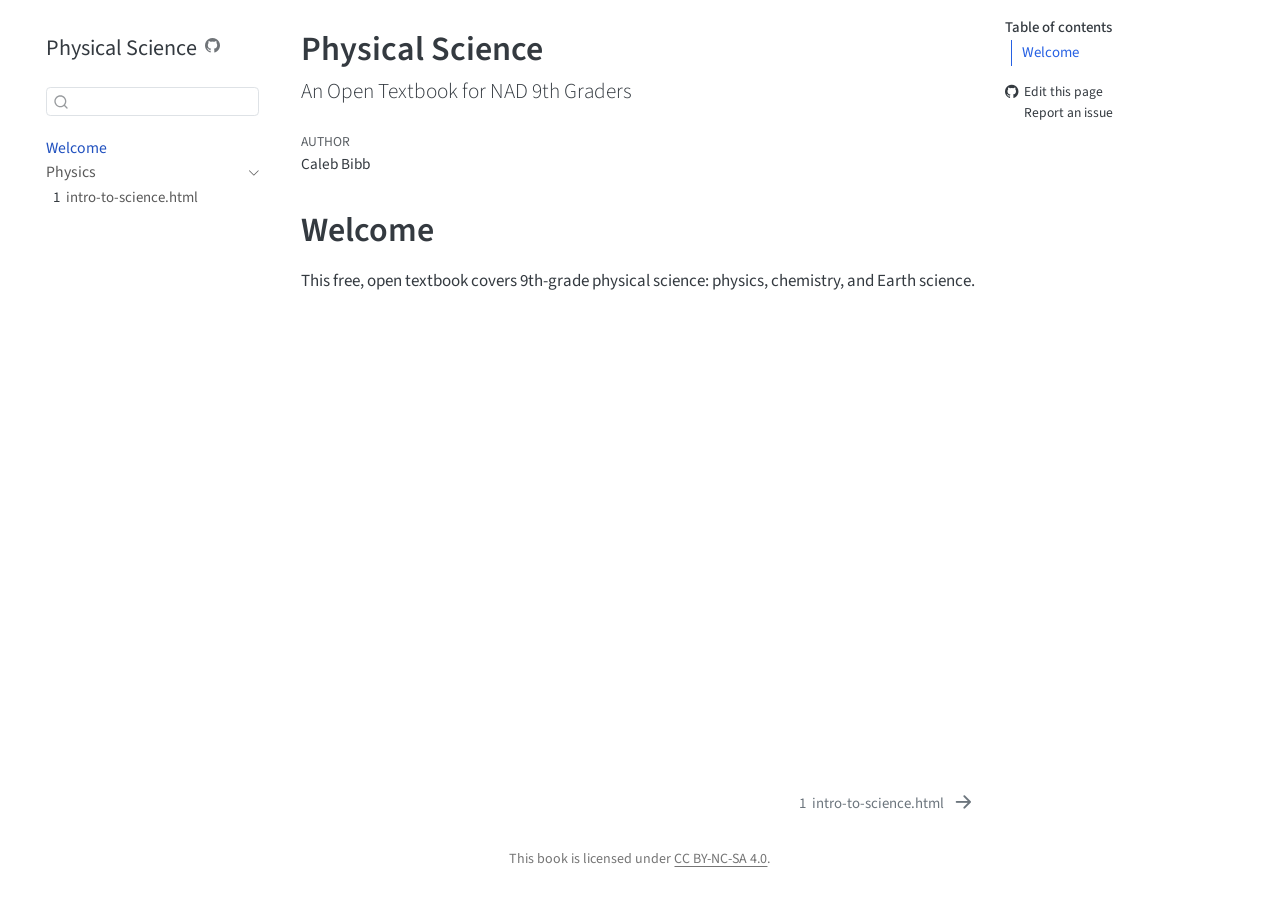
<file: index.html>
<!DOCTYPE html>
<html xmlns="http://www.w3.org/1999/xhtml" lang="en" xml:lang="en"><head>

<meta charset="utf-8">
<meta name="generator" content="quarto-1.11.9">

<meta name="viewport" content="width=device-width, initial-scale=1.0, user-scalable=yes">

<meta name="author" content="Caleb Bibb">

<title>Physical Science</title>
<style>
/* Default styles provided by pandoc.
** See https://pandoc.org/MANUAL.html#variables-for-html for config info.
*/
span.smallcaps{font-variant: small-caps;}
div.columns{display: flex; gap: 1.5em;}
div.column{flex: auto;}
@media screen {
div.columns{gap: min(4vw, 1.5em);}
div.column{overflow-x: auto;}
}
div.hanging-indent{margin-left: 1.5em; text-indent: -1.5em;}
ul.task-list{list-style: none;}
ul.task-list li input[type="checkbox"] {
  width: 0.8em;
  margin: 0 0.8em 0.2em -1em; /* quarto-specific, see https://github.com/quarto-dev/quarto-cli/issues/4556 */ 
  vertical-align: middle;
}
</style>


<script src="site_libs/quarto-nav/quarto-nav.js"></script>
<script src="site_libs/quarto-nav/headroom.min.js"></script>
<script src="site_libs/clipboard/clipboard.min.js"></script>
<script src="site_libs/quarto-search/autocomplete.umd.js"></script>
<script src="site_libs/quarto-search/fuse.min.js"></script>
<script src="site_libs/quarto-search/quarto-search.js"></script>
<meta name="quarto:offset" content="./">
<link href="./physics/intro-to-science.html" rel="next">
<script src="site_libs/quarto-html/quarto.js" type="module"></script>
<script src="site_libs/quarto-html/tabsets/tabsets.js" type="module"></script>
<script src="site_libs/quarto-html/scrollable-regions/scrollable-regions.js" type="module"></script>
<script src="site_libs/quarto-html/popper.min.js"></script>
<script src="site_libs/quarto-html/tippy.umd.min.js"></script>
<script src="site_libs/quarto-html/anchor.min.js"></script>
<link href="site_libs/quarto-html/tippy.css" rel="stylesheet">
<link href="site_libs/quarto-html/quarto-syntax-highlighting-63b5708e65d6cd79cd7618c58d0c21e7.css" rel="stylesheet" id="quarto-text-highlighting-styles">
<script src="site_libs/bootstrap/bootstrap.min.js"></script>
<link href="site_libs/bootstrap/bootstrap-icons.css" rel="stylesheet">
<link href="site_libs/bootstrap/bootstrap-ee812fabb8920ff4031a0483be0a5a19.min.css" rel="stylesheet" append-hash="true" id="quarto-bootstrap" data-mode="light">
<script id="quarto-search-options" type="application/json">{
  "location": "sidebar",
  "copy-button": false,
  "collapse-after": 3,
  "panel-placement": "start",
  "type": "textbox",
  "limit": 50,
  "keyboard-shortcut": [
    "f",
    "/",
    "s"
  ],
  "show-item-context": false,
  "language": {
    "search-no-results-text": "No results",
    "search-matching-documents-text": "matching documents",
    "search-copy-link-title": "Copy link to search",
    "search-hide-matches-text": "Hide additional matches",
    "search-more-match-text": "more match in this document",
    "search-more-matches-text": "more matches in this document",
    "search-clear-button-title": "Clear",
    "search-text-placeholder": "",
    "search-detached-cancel-button-title": "Cancel",
    "search-submit-button-title": "Submit",
    "search-label": "Search"
  }
}</script>


</head>

<body class="nav-sidebar floating quarto-light"><a id="quarto-skip-link" class="visually-hidden-focusable" href="#quarto-document-content">Skip to main content</a>

<div id="quarto-search-results"></div>
  <header id="quarto-header" class="headroom fixed-top">
  <nav class="quarto-secondary-nav" aria-label="Toolbar">
    <div class="container-fluid d-flex">
      <button type="button" class="quarto-btn-toggle btn" data-bs-toggle="collapse" role="button" data-bs-target=".quarto-sidebar-collapse-item" aria-controls="quarto-sidebar" aria-expanded="false" aria-label="Toggle sidebar navigation" onclick="if (window.quartoToggleHeadroom) { window.quartoToggleHeadroom(); }">
        <i class="bi bi-layout-text-sidebar-reverse"></i>
      </button>
        <nav class="quarto-page-breadcrumbs" aria-label="Breadcrumbs"><ol class="breadcrumb"><li class="breadcrumb-item"><a href="./index.html">Welcome</a></li></ol></nav>
        <a class="flex-grow-1" data-bs-toggle="collapse" data-bs-target=".quarto-sidebar-collapse-item" onclick="if (window.quartoToggleHeadroom) { window.quartoToggleHeadroom(); }">      
        </a>
      <button type="button" class="btn quarto-search-button" aria-label="Search" onclick="window.quartoOpenSearch();">
        <i class="bi bi-search"></i>
      </button>
    </div>
  </nav>
</header>
<!-- content -->
<div id="quarto-content" class="quarto-container page-columns page-rows-contents page-layout-article">
<!-- sidebar -->
  <nav id="quarto-sidebar" class="sidebar collapse collapse-horizontal quarto-sidebar-collapse-item sidebar-navigation floating overflow-auto" aria-label="Site">
    <div class="pt-lg-2 mt-2 text-left sidebar-header">
    <div class="sidebar-title mb-0 py-0">
      <a href="./">Physical Science</a> 
        <div class="sidebar-tools-main">
    <a href="https://github.com/bibbca/physical-science" title="Source Code" class="quarto-navigation-tool px-1" aria-label="Source Code"><i class="bi bi-github"></i></a>
</div>
    </div>
      </div>
        <div class="mt-2 flex-shrink-0 align-items-center">
        <div class="sidebar-search">
        <div id="quarto-search" class="" title="Search"></div>
        </div>
        </div>
    <div class="sidebar-menu-container"> 
    <ul class="list-unstyled mt-1">
        <li class="sidebar-item">
  <div class="sidebar-item-container"> 
  <a href="./index.html" class="sidebar-item-text sidebar-link active">
 <span class="menu-text">Welcome</span></a>
  </div>
</li>
        <li class="sidebar-item sidebar-item-section">
      <div class="sidebar-item-container"> 
            <button type="button" class="sidebar-item-text sidebar-item-toggle sidebar-link text-start" data-bs-toggle="collapse" data-bs-target="#quarto-sidebar-section-1" aria-controls="quarto-sidebar-section-1" aria-expanded="true">
 <span class="menu-text" id="quarto-sidebar-section-1-label">Physics</span><i class="bi bi-chevron-right" aria-hidden="true"></i></button>
      </div>
      <ul id="quarto-sidebar-section-1" aria-labelledby="quarto-sidebar-section-1-label" class="collapse list-unstyled sidebar-section depth1 show">  
          <li class="sidebar-item">
  <div class="sidebar-item-container"> 
  <a href="./physics/intro-to-science.html" class="sidebar-item-text sidebar-link">
 <span class="menu-text"><span class="chapter-number">1</span>&nbsp; <span class="chapter-title">intro-to-science.html</span></span></a>
  </div>
</li>
      </ul>
  </li>
    </ul>
    </div>
</nav>
<div id="quarto-sidebar-glass" class="quarto-sidebar-collapse-item" data-bs-toggle="collapse" data-bs-target=".quarto-sidebar-collapse-item"></div>
<!-- margin-sidebar -->
    <div id="quarto-margin-sidebar" class="sidebar margin-sidebar">
        <nav id="TOC" role="doc-toc" aria-labelledby="toc-title" class="toc-active">
    <h2 id="toc-title">Table of contents</h2>
   
  <ul>
  <li><a href="#welcome" id="toc-welcome" class="nav-link active" data-scroll-target="#welcome">Welcome</a></li>
  </ul>
<div class="toc-actions"><ul><li><a href="https://github.com/bibbca/physical-science/edit/main/index.qmd" class="toc-action"><i class="bi bi-github"></i>Edit this page</a></li><li><a href="https://github.com/bibbca/physical-science/issues/new" class="toc-action"><i class="bi empty"></i>Report an issue</a></li></ul></div></nav>
    </div>
<!-- main -->
<main class="content" id="quarto-document-content" tabindex="-1">

<header id="title-block-header" class="quarto-title-block default">
<div class="quarto-title">
<h1 class="title">Physical Science</h1>
<p class="subtitle lead">An Open Textbook for NAD 9th Graders</p>
</div>



<div class="quarto-title-meta">

    <div>
    <div class="quarto-title-meta-heading">Author</div>
    <div class="quarto-title-meta-contents">
             <p>Caleb Bibb </p>
          </div>
  </div>
    
  
    
  </div>
  


</header>


<section id="welcome" class="level1 unnumbered">
<h1 class="unnumbered">Welcome</h1>
<p>This free, open textbook covers 9th-grade physical science: physics, chemistry, and Earth science.</p>


</section>

</main> <!-- /main -->
<script id="quarto-html-after-body" type="application/javascript">
  window.document.addEventListener("DOMContentLoaded", function (event) {
    const icon = "";
    const anchorJS = new window.AnchorJS();
    anchorJS.options = {
      placement: 'right',
      icon: icon
    };
    anchorJS.add('.anchored');
    const isCodeAnnotation = (el) => {
      for (const clz of el.classList) {
        if (clz.startsWith('code-annotation-')) {                     
          return true;
        }
      }
      return false;
    }
    const onCopySuccess = function(e) {
      // button target
      const button = e.trigger;
      // don't keep focus
      button.blur();
      // flash "checked"
      button.classList.add('code-copy-button-checked');
      var currentTitle = button.getAttribute("title");
      button.setAttribute("title", "Copied!");
      let tooltip;
      if (window.bootstrap) {
        button.setAttribute("data-bs-toggle", "tooltip");
        button.setAttribute("data-bs-placement", "left");
        button.setAttribute("data-bs-title", "Copied!");
        tooltip = new bootstrap.Tooltip(button, 
          { trigger: "manual", 
            customClass: "code-copy-button-tooltip",
            offset: [0, -8]});
        tooltip.show();    
      }
      setTimeout(function() {
        if (tooltip) {
          tooltip.hide();
          button.removeAttribute("data-bs-title");
          button.removeAttribute("data-bs-toggle");
          button.removeAttribute("data-bs-placement");
        }
        button.setAttribute("title", currentTitle);
        button.classList.remove('code-copy-button-checked');
      }, 1000);
      // clear code selection
      e.clearSelection();
    }
    const getTextToCopy = function(trigger) {
      const outerScaffold = trigger.parentElement.cloneNode(true);
      const codeEl = outerScaffold.querySelector('code');
      for (const childEl of codeEl.children) {
        if (isCodeAnnotation(childEl)) {
          childEl.remove();
        }
      }
      return codeEl.innerText;
    }
    const clipboard = new window.ClipboardJS('.code-copy-button:not([data-in-quarto-modal])', {
      text: getTextToCopy
    });
    clipboard.on('success', onCopySuccess);
    if (window.document.getElementById('quarto-embedded-source-code-modal')) {
      const clipboardModal = new window.ClipboardJS('.code-copy-button[data-in-quarto-modal]', {
        text: getTextToCopy,
        container: window.document.getElementById('quarto-embedded-source-code-modal')
      });
      clipboardModal.on('success', onCopySuccess);
    }
      var localhostRegex = new RegExp(/^(?:http|https):\/\/localhost\:?[0-9]*\//);
      var mailtoRegex = new RegExp(/^mailto:/);
        var filterRegex = new RegExp('/' + window.location.host + '/');
      var isInternal = (href) => {
          return filterRegex.test(href) || localhostRegex.test(href) || mailtoRegex.test(href);
      }
      // Inspect non-navigation links and adorn them if external
      window.quartoDecorateExternalLinks = function (root) {
     var links = (root || window.document).querySelectorAll('a[href]:not(.nav-link):not(.navbar-brand):not(.toc-action):not(.sidebar-link):not(.sidebar-item-toggle):not(.pagination-link):not(.no-external):not([aria-hidden]):not(.dropdown-item):not(.quarto-navigation-tool):not(.about-link)');
      for (var i=0; i<links.length; i++) {
        const link = links[i];
        if (!isInternal(link.href)) {
          // undo the damage that might have been done by quarto-nav.js in the case of
          // links that we want to consider external
          if (link.dataset.originalHref !== undefined) {
            link.href = link.dataset.originalHref;
          }
          if (!link.classList.contains('no-external-icon')) {
          }
        }
      }
      };
      window.quartoDecorateExternalLinks(window.document);
    // Esc closes the popup (WCAG 1.4.13) and focus leaving both trigger and
    // popup closes it (WCAG 2.4.11); tippy handles neither for interactive popups.
    const hideOnEscAndFocusOut = {
      name: 'hideOnEscAndFocusOut',
      defaultValue: true,
      fn(instance) {
        const dismiss = () => {
          // A show scheduled by the trigger delay would otherwise reopen it
          instance.clearDelayTimeouts();
          instance.hide();
        };
        const onKeyDown = (event) => {
          if (event.key !== 'Escape') {
            return;
          }
          // Keep Esc from also reaching page handlers (e.g. reveal.js overview),
          // except an open reveal.js slide menu, which Esc should close too.
          // The menu handles keys only when its keyboard option is on.
          const menuHandlesEsc = window.Reveal?.getPlugin?.('menu')?.isOpen() &&
            window.Reveal.getConfig().menu?.keyboard !== false;
          if (!menuHandlesEsc) {
            event.stopPropagation();
          }
          if (instance.popper.contains(window.document.activeElement)) {
            // Disabled while refocusing so the focus trigger does not reopen it
            instance.disable();
            instance.reference.focus();
            instance.enable();
          }
          dismiss();
        };
        const onFocusOut = (event) => {
          const target = event.relatedTarget;
          if (target && !instance.reference.contains(target) &&
              !instance.popper.contains(target)) {
            dismiss();
          }
        };
        // On the trigger too: a click trigger (code-annotations: select) has no
        // blur handling. Attached for the instance's lifetime so leaving the
        // trigger also cancels a show still pending on the trigger delay.
        instance.reference.addEventListener('focusout', onFocusOut);
        return {
          onShow() {
            window.document.addEventListener('keydown', onKeyDown, true);
            instance.popper.addEventListener('focusout', onFocusOut);
          },
          onHide() {
            window.document.removeEventListener('keydown', onKeyDown, true);
            instance.popper.removeEventListener('focusout', onFocusOut);
          },
          onDestroy() {
            instance.reference.removeEventListener('focusout', onFocusOut);
          },
        };
      },
    };
    function tippyHover(el, contentFn, onTriggerFn, onUntriggerFn) {
      const config = {
        allowHTML: true,
        maxWidth: 500,
        delay: 100,
        arrow: false,
        appendTo: function(el) {
            return el.parentElement;
        },
        interactive: true,
        interactiveBorder: 10,
        theme: 'quarto',
        placement: 'bottom-start',
        plugins: [hideOnEscAndFocusOut],
      };
      if (contentFn) {
        config.content = contentFn;
      }
      if (onTriggerFn) {
        config.onTrigger = onTriggerFn;
      }
      if (onUntriggerFn) {
        config.onUntrigger = onUntriggerFn;
      }
      window.tippy(el, config); 
    }
    const noterefs = window.document.querySelectorAll('a[role="doc-noteref"]');
    for (var i=0; i<noterefs.length; i++) {
      const ref = noterefs[i];
      tippyHover(ref, function() {
        // use id or data attribute instead here
        let href = ref.getAttribute('data-footnote-href') || ref.getAttribute('href');
        try { href = new URL(href).hash; } catch {}
        const id = href.replace(/^#\/?/, "");
        const note = window.document.getElementById(id);
        if (note) {
          return note.innerHTML;
        } else {
          return "";
        }
      });
    }
    const xrefs = window.document.querySelectorAll('a.quarto-xref');
    const processXRef = (id, note) => {
      // Strip column container classes
      const stripColumnClz = (el) => {
        el.classList.remove("page-full", "page-columns");
        if (el.children) {
          for (const child of el.children) {
            stripColumnClz(child);
          }
        }
      }
      stripColumnClz(note)
      if (id === null || id.startsWith('sec-')) {
        // Special case sections, only their first couple elements
        const container = document.createElement("div");
        if (note.children && note.children.length > 2) {
          container.appendChild(note.children[0].cloneNode(true));
          for (let i = 1; i < note.children.length; i++) {
            const child = note.children[i];
            if (child.tagName === "P" && child.innerText === "") {
              continue;
            } else {
              container.appendChild(child.cloneNode(true));
              break;
            }
          }
          if (window.Quarto?.typesetMath) {
            window.Quarto.typesetMath(container);
          }
          return container.innerHTML
        } else {
          if (window.Quarto?.typesetMath) {
            window.Quarto.typesetMath(note);
          }
          return note.innerHTML;
        }
      } else {
        // Remove any anchor links if they are present
        const anchorLink = note.querySelector('a.anchorjs-link');
        if (anchorLink) {
          anchorLink.remove();
        }
        if (window.Quarto?.typesetMath) {
          window.Quarto.typesetMath(note);
        }
        if (note.classList.contains("callout")) {
          return note.outerHTML;
        } else {
          return note.innerHTML;
        }
      }
    }
    for (var i=0; i<xrefs.length; i++) {
      const xref = xrefs[i];
      tippyHover(xref, undefined, function(instance) {
        instance.disable();
        let url = xref.getAttribute('href');
        let hash = undefined; 
        if (url.startsWith('#')) {
          hash = url;
        } else {
          try { hash = new URL(url).hash; } catch {}
        }
        if (hash) {
          const id = hash.replace(/^#\/?/, "");
          const note = window.document.getElementById(id);
          if (note !== null) {
            try {
              const html = processXRef(id, note.cloneNode(true));
              instance.setContent(html);
            } finally {
              instance.enable();
              instance.show();
            }
          } else {
            // See if we can fetch this
            fetch(url.split('#')[0])
            .then(res => res.text())
            .then(html => {
              const parser = new DOMParser();
              const htmlDoc = parser.parseFromString(html, "text/html");
              const note = htmlDoc.getElementById(id);
              if (note !== null) {
                const html = processXRef(id, note);
                instance.setContent(html);
              } 
            }).finally(() => {
              instance.enable();
              instance.show();
            });
          }
        } else {
          // See if we can fetch a full url (with no hash to target)
          // This is a special case and we should probably do some content thinning / targeting
          fetch(url)
          .then(res => res.text())
          .then(html => {
            const parser = new DOMParser();
            const htmlDoc = parser.parseFromString(html, "text/html");
            const note = htmlDoc.querySelector('main.content');
            if (note !== null) {
              // This should only happen for chapter cross references
              // (since there is no id in the URL)
              // remove the first header
              if (note.children.length > 0 && note.children[0].tagName === "HEADER") {
                note.children[0].remove();
              }
              const html = processXRef(null, note);
              instance.setContent(html);
            } 
          }).finally(() => {
            instance.enable();
            instance.show();
          });
        }
      }, function(instance) {
      });
    }
        let selectedAnnoteEl;
        const selectorForAnnotation = ( cell, annotation) => {
          let cellAttr = 'data-code-cell="' + cell + '"';
          let lineAttr = 'data-code-annotation="' +  annotation + '"';
          const selector = 'span[' + cellAttr + '][' + lineAttr + ']';
          return selector;
        }
        const selectCodeLines = (annoteEl) => {
          const doc = window.document;
          const targetCell = annoteEl.getAttribute("data-target-cell");
          const targetAnnotation = annoteEl.getAttribute("data-target-annotation");
          const annoteSpan = window.document.querySelector(selectorForAnnotation(targetCell, targetAnnotation));
          const lines = annoteSpan.getAttribute("data-code-lines").split(",");
          const lineIds = lines.map((line) => {
            return targetCell + "-" + line;
          })
          // Each band is positioned against its own containing block, which is
          // not the offsetParent of the lines, so place it from client rects.
          const placeBand = (band, firstEl, lastEl, codeBlock) => {
            const container = band.offsetParent;
            if (container === null) {
              return;
            }
            const containerRect = container.getBoundingClientRect();
            // Reveal.js scales slides with a transform, so convert client
            // pixels back to the CSS pixels of the container.
            const scale = containerRect.height / container.offsetHeight || 1;
            const firstRect = firstEl.getBoundingClientRect();
            const lastRect = lastEl.getBoundingClientRect();
            const top = (firstRect.top - containerRect.top) / scale - container.clientTop + container.scrollTop;
            const height = (lastRect.bottom - firstRect.top) / scale;
            band.style.top = top - 2 + "px";
            band.style.height = height + 4 + "px";
            if (codeBlock) {
              // Without the copy button wrapper, the containing block is wider
              // than the code block, so span the code block explicitly.
              const blockRect = codeBlock.getBoundingClientRect();
              band.style.left = (blockRect.left - containerRect.left) / scale - container.clientLeft + container.scrollLeft + "px";
              band.style.width = blockRect.width / scale + "px";
            }
          };
          if (lineIds.length > 0) {
            const el = window.document.getElementById(lineIds[0]);
            const lastEl = window.document.getElementById(lineIds[lineIds.length - 1]);
            const parent = el.parentElement.parentElement;
            // cook up a div (if necessary) and position it
            let div = window.document.getElementById("code-annotation-line-highlight");
            if (div === null) {
              div = window.document.createElement("div");
              div.setAttribute("id", "code-annotation-line-highlight");
              div.style.position = 'absolute';
              parent.appendChild(div);
            }
            placeBand(div, el, lastEl, parent.closest("div.sourceCode") || parent);
            let gutterDiv = window.document.getElementById("code-annotation-line-highlight-gutter");
            if (gutterDiv === null) {
              gutterDiv = window.document.createElement("div");
              gutterDiv.setAttribute("id", "code-annotation-line-highlight-gutter");
              gutterDiv.style.position = 'absolute';
              const codeCell = window.document.getElementById(targetCell);
              const gutter = codeCell.querySelector('.code-annotation-gutter');
              gutter.appendChild(gutterDiv);
            }
            placeBand(gutterDiv, el, lastEl);
            selectedAnnoteEl = annoteEl;
          }
        };
        const unselectCodeLines = () => {
          const elementsIds = ["code-annotation-line-highlight", "code-annotation-line-highlight-gutter"];
          elementsIds.forEach((elId) => {
            const div = window.document.getElementById(elId);
            if (div) {
              div.remove();
            }
          });
          selectedAnnoteEl = undefined;
        };
          // Handle positioning of the toggle
      window.addEventListener(
        "resize",
        throttle(() => {
          elRect = undefined;
          if (selectedAnnoteEl) {
            selectCodeLines(selectedAnnoteEl);
          }
        }, 10)
      );
      function throttle(fn, ms) {
      let throttle = false;
      let timer;
        return (...args) => {
          if(!throttle) { // first call gets through
              fn.apply(this, args);
              throttle = true;
          } else { // all the others get throttled
              if(timer) clearTimeout(timer); // cancel #2
              timer = setTimeout(() => {
                fn.apply(this, args);
                timer = throttle = false;
              }, ms);
          }
        };
      }
        // Attach click handler to the DT
        const annoteDls = window.document.querySelectorAll('dt[data-target-cell]');
        for (const annoteDlNode of annoteDls) {
          annoteDlNode.addEventListener('click', (event) => {
            const clickedEl = event.target;
            if (clickedEl !== selectedAnnoteEl) {
              unselectCodeLines();
              const activeEl = window.document.querySelector('dt[data-target-cell].code-annotation-active');
              if (activeEl) {
                activeEl.classList.remove('code-annotation-active');
              }
              selectCodeLines(clickedEl);
              clickedEl.classList.add('code-annotation-active');
            } else {
              // Unselect the line
              unselectCodeLines();
              clickedEl.classList.remove('code-annotation-active');
            }
          });
        }
    const findCites = (el) => {
      const parentEl = el.parentElement;
      if (parentEl) {
        const cites = parentEl.dataset.cites;
        if (cites) {
          return {
            el,
            cites: cites.split(' ')
          };
        } else {
          return findCites(el.parentElement)
        }
      } else {
        return undefined;
      }
    };
    var bibliorefs = window.document.querySelectorAll('a[role="doc-biblioref"]');
    for (var i=0; i<bibliorefs.length; i++) {
      const ref = bibliorefs[i];
      const citeInfo = findCites(ref);
      if (citeInfo) {
        tippyHover(citeInfo.el, function() {
          var popup = window.document.createElement('div');
          citeInfo.cites.forEach(function(cite) {
            var citeDiv = window.document.createElement('div');
            citeDiv.classList.add('hanging-indent');
            citeDiv.classList.add('csl-entry');
            var biblioDiv = window.document.getElementById('ref-' + cite);
            if (biblioDiv) {
              citeDiv.innerHTML = biblioDiv.innerHTML;
            }
            popup.appendChild(citeDiv);
          });
          return popup.innerHTML;
        });
      }
    }
  });
  </script>
  <script type="application/javascript">
  window.quartoScrollableRegionsLabels = {"code":"Scrollable code","output":"Scrollable output"};
  </script>
<nav class="page-navigation" aria-label="Page">
  <div class="nav-page nav-page-previous">
  </div>
  <div class="nav-page nav-page-next">
      <a href="./physics/intro-to-science.html" class="pagination-link" aria-label="intro-to-science.html">
        <span class="nav-page-text"><span class="chapter-number">1</span>&nbsp; <span class="chapter-title">intro-to-science.html</span></span> <i class="bi bi-arrow-right-short"></i>
      </a>
  </div>
</nav>
</div> <!-- /content -->
<footer class="footer">
  <div class="nav-footer">
    <div class="nav-footer-left">
      &nbsp;
    </div>   
    <div class="nav-footer-center">
<p>This book is licensed under <a href="https://creativecommons.org/licenses/by-nc-sa/4.0/">CC BY-NC-SA 4.0</a>.</p>
<div class="toc-actions d-sm-block d-md-none"><ul><li><a href="https://github.com/bibbca/physical-science/edit/main/index.qmd" class="toc-action"><i class="bi bi-github"></i>Edit this page</a></li><li><a href="https://github.com/bibbca/physical-science/issues/new" class="toc-action"><i class="bi empty"></i>Report an issue</a></li></ul></div></div>
    <div class="nav-footer-right">
      &nbsp;
    </div>
  </div>
</footer>




</body></html>
</file>
<file: site_libs/quarto-html/tippy.css>
.tippy-box[data-animation=fade][data-state=hidden]{opacity:0}[data-tippy-root]{max-width:calc(100vw - 10px)}.tippy-box{position:relative;background-color:#333;color:#fff;border-radius:4px;font-size:14px;line-height:1.4;white-space:normal;outline:0;transition-property:transform,visibility,opacity}.tippy-box[data-placement^=top]>.tippy-arrow{bottom:0}.tippy-box[data-placement^=top]>.tippy-arrow:before{bottom:-7px;left:0;border-width:8px 8px 0;border-top-color:initial;transform-origin:center top}.tippy-box[data-placement^=bottom]>.tippy-arrow{top:0}.tippy-box[data-placement^=bottom]>.tippy-arrow:before{top:-7px;left:0;border-width:0 8px 8px;border-bottom-color:initial;transform-origin:center bottom}.tippy-box[data-placement^=left]>.tippy-arrow{right:0}.tippy-box[data-placement^=left]>.tippy-arrow:before{border-width:8px 0 8px 8px;border-left-color:initial;right:-7px;transform-origin:center left}.tippy-box[data-placement^=right]>.tippy-arrow{left:0}.tippy-box[data-placement^=right]>.tippy-arrow:before{left:-7px;border-width:8px 8px 8px 0;border-right-color:initial;transform-origin:center right}.tippy-box[data-inertia][data-state=visible]{transition-timing-function:cubic-bezier(.54,1.5,.38,1.11)}.tippy-arrow{width:16px;height:16px;color:#333}.tippy-arrow:before{content:"";position:absolute;border-color:transparent;border-style:solid}.tippy-content{position:relative;padding:5px 9px;z-index:1}
</file>
<file: site_libs/quarto-html/quarto-syntax-highlighting-63b5708e65d6cd79cd7618c58d0c21e7.css>
/* quarto syntax highlight colors */
:root {
  --quarto-hl-ot-color: #003B4F;
  --quarto-hl-at-color: #657422;
  --quarto-hl-ss-color: #20794D;
  --quarto-hl-an-color: #5E5E5E;
  --quarto-hl-fu-color: #4758AB;
  --quarto-hl-st-color: #20794D;
  --quarto-hl-cf-color: #003B4F;
  --quarto-hl-op-color: #5E5E5E;
  --quarto-hl-er-color: #AD0000;
  --quarto-hl-bn-color: #AD0000;
  --quarto-hl-al-color: #AD0000;
  --quarto-hl-va-color: #111111;
  --quarto-hl-bu-color: inherit;
  --quarto-hl-ex-color: inherit;
  --quarto-hl-pp-color: #AD0000;
  --quarto-hl-in-color: #5E5E5E;
  --quarto-hl-vs-color: #20794D;
  --quarto-hl-wa-color: #5E5E5E;
  --quarto-hl-do-color: #5E5E5E;
  --quarto-hl-im-color: #00769E;
  --quarto-hl-ch-color: #20794D;
  --quarto-hl-dt-color: #AD0000;
  --quarto-hl-fl-color: #AD0000;
  --quarto-hl-co-color: #5E5E5E;
  --quarto-hl-cv-color: #5E5E5E;
  --quarto-hl-cn-color: #8f5902;
  --quarto-hl-sc-color: #5E5E5E;
  --quarto-hl-dv-color: #AD0000;
  --quarto-hl-kw-color: #003B4F;
}

/* other quarto variables */
:root {
  --quarto-font-monospace: SFMono-Regular, Menlo, Monaco, Consolas, "Liberation Mono", "Courier New", monospace;
}

/* syntax highlight based on Pandoc's rules */
pre > code.sourceCode > span {
  color: #003B4F;
}

code.sourceCode > span {
  color: #003B4F;
}

div.sourceCode,
div.sourceCode pre.sourceCode {
  color: #003B4F;
}

/* Normal */
code span {
  color: #003B4F;
}

/* Alert */
code span.al {
  color: #AD0000;
  font-style: inherit;
}

/* Annotation */
code span.an {
  color: #5E5E5E;
  font-style: inherit;
}

/* Attribute */
code span.at {
  color: #657422;
  font-style: inherit;
}

/* BaseN */
code span.bn {
  color: #AD0000;
  font-style: inherit;
}

/* BuiltIn */
code span.bu {
  font-style: inherit;
}

/* ControlFlow */
code span.cf {
  color: #003B4F;
  font-weight: bold;
  font-style: inherit;
}

/* Char */
code span.ch {
  color: #20794D;
  font-style: inherit;
}

/* Constant */
code span.cn {
  color: #8f5902;
  font-style: inherit;
}

/* Comment */
code span.co {
  color: #5E5E5E;
  font-style: inherit;
}

/* CommentVar */
code span.cv {
  color: #5E5E5E;
  font-style: italic;
}

/* Documentation */
code span.do {
  color: #5E5E5E;
  font-style: italic;
}

/* DataType */
code span.dt {
  color: #AD0000;
  font-style: inherit;
}

/* DecVal */
code span.dv {
  color: #AD0000;
  font-style: inherit;
}

/* Error */
code span.er {
  color: #AD0000;
  font-style: inherit;
}

/* Extension */
code span.ex {
  font-style: inherit;
}

/* Float */
code span.fl {
  color: #AD0000;
  font-style: inherit;
}

/* Function */
code span.fu {
  color: #4758AB;
  font-style: inherit;
}

/* Import */
code span.im {
  color: #00769E;
  font-style: inherit;
}

/* Information */
code span.in {
  color: #5E5E5E;
  font-style: inherit;
}

/* Keyword */
code span.kw {
  color: #003B4F;
  font-weight: bold;
  font-style: inherit;
}

/* Operator */
code span.op {
  color: #5E5E5E;
  font-style: inherit;
}

/* Other */
code span.ot {
  color: #003B4F;
  font-style: inherit;
}

/* Preprocessor */
code span.pp {
  color: #AD0000;
  font-style: inherit;
}

/* SpecialChar */
code span.sc {
  color: #5E5E5E;
  font-style: inherit;
}

/* SpecialString */
code span.ss {
  color: #20794D;
  font-style: inherit;
}

/* String */
code span.st {
  color: #20794D;
  font-style: inherit;
}

/* Variable */
code span.va {
  color: #111111;
  font-style: inherit;
}

/* VerbatimString */
code span.vs {
  color: #20794D;
  font-style: inherit;
}

/* Warning */
code span.wa {
  color: #5E5E5E;
  font-style: italic;
}

.prevent-inlining {
  content: "</";
}

/*# sourceMappingURL=054cc16b9e9817627be6994582d2ffb5.css.map */
</file>
